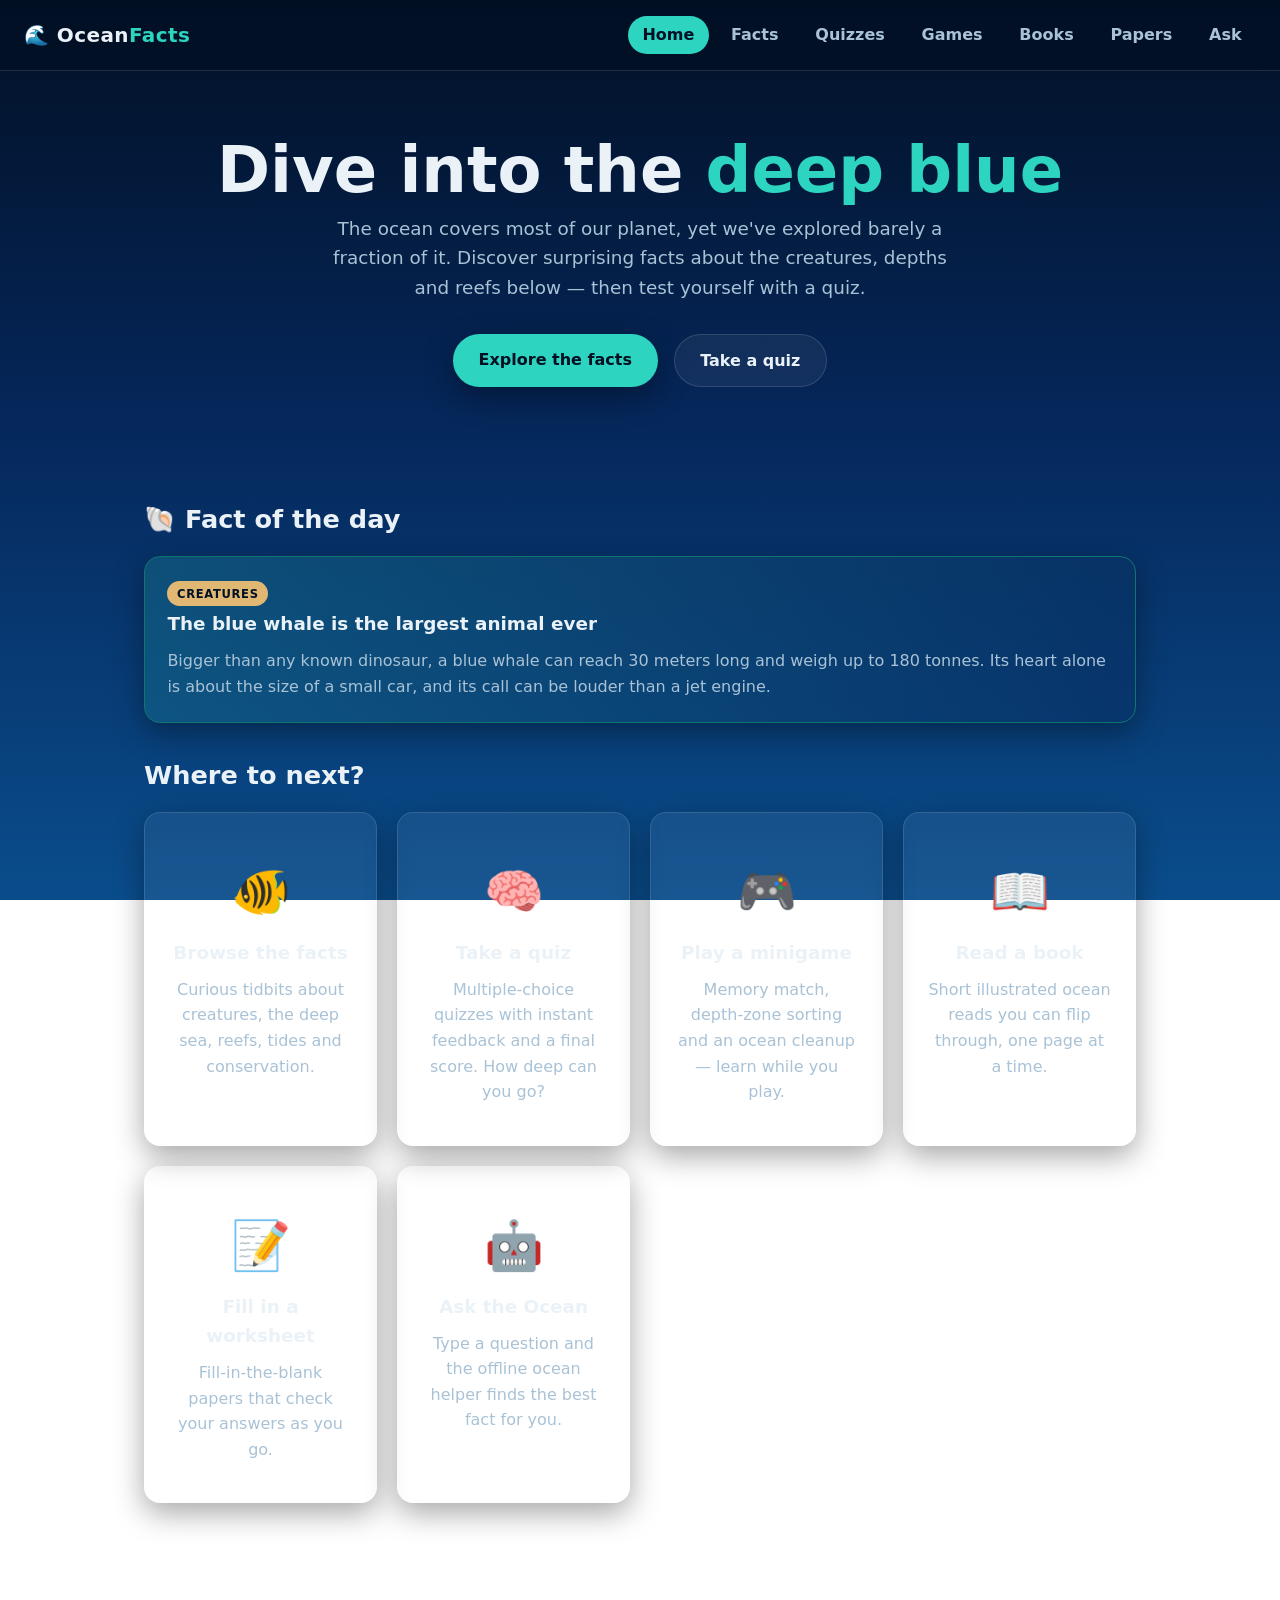
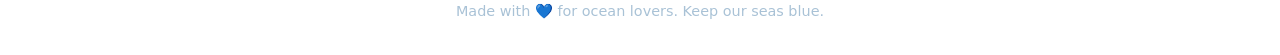
<file: index.html>
<!DOCTYPE html>
<html lang="en">
<head>
  <meta charset="UTF-8" />
  <meta name="viewport" content="width=device-width, initial-scale=1.0" />
  <title>Ocean Facts — Dive Into the Blue</title>
  <link rel="stylesheet" href="styles.css" />
</head>
<body>
  <nav class="nav">
    <a class="nav__brand" href="index.html">🌊 Ocean<span>Facts</span></a>
    <div class="nav__links">
      <a href="index.html" class="active">Home</a>
      <a href="facts.html">Facts</a>
      <a href="quiz.html">Quizzes</a>
      <a href="games.html">Games</a>
      <a href="books.html">Books</a>
      <a href="papers.html">Papers</a>
      <a href="ask.html">Ask</a>
    </div>
  </nav>

  <header class="hero">
    <h1>Dive into the <span class="wave">deep blue</span></h1>
    <p>
      The ocean covers most of our planet, yet we've explored barely a fraction of it.
      Discover surprising facts about the creatures, depths and reefs below — then test
      yourself with a quiz.
    </p>
    <div class="hero__cta">
      <a class="btn btn--primary" href="facts.html">Explore the facts</a>
      <a class="btn btn--ghost" href="quiz.html">Take a quiz</a>
    </div>
  </header>

  <main class="container">
    <h2 class="section-title">🐚 Fact of the day</h2>
    <article class="card fotd" id="fact-of-day">
      <p class="muted">Loading a fact from the deep…</p>
    </article>

    <h2 class="section-title">Where to next?</h2>
    <div class="choices">
      <a class="card choice" href="facts.html">
        <span class="emoji">🐠</span>
        <h3>Browse the facts</h3>
        <p>Curious tidbits about creatures, the deep sea, reefs, tides and conservation.</p>
      </a>
      <a class="card choice" href="quiz.html">
        <span class="emoji">🧠</span>
        <h3>Take a quiz</h3>
        <p>Multiple-choice quizzes with instant feedback and a final score. How deep can you go?</p>
      </a>
      <a class="card choice" href="games.html">
        <span class="emoji">🎮</span>
        <h3>Play a minigame</h3>
        <p>Memory match, depth-zone sorting and an ocean cleanup — learn while you play.</p>
      </a>
      <a class="card choice" href="books.html">
        <span class="emoji">📖</span>
        <h3>Read a book</h3>
        <p>Short illustrated ocean reads you can flip through, one page at a time.</p>
      </a>
      <a class="card choice" href="papers.html">
        <span class="emoji">📝</span>
        <h3>Fill in a worksheet</h3>
        <p>Fill-in-the-blank papers that check your answers as you go.</p>
      </a>
      <a class="card choice" href="ask.html">
        <span class="emoji">🤖</span>
        <h3>Ask the Ocean</h3>
        <p>Type a question and the offline ocean helper finds the best fact for you.</p>
      </a>
    </div>
  </main>

  <footer class="footer">
    Made with 💙 for ocean lovers. Keep our seas blue.
  </footer>

  <script src="data/facts.js"></script>
  <script src="data/quizzes.js"></script>
  <script src="app.js"></script>
</body>
</html>
</file>
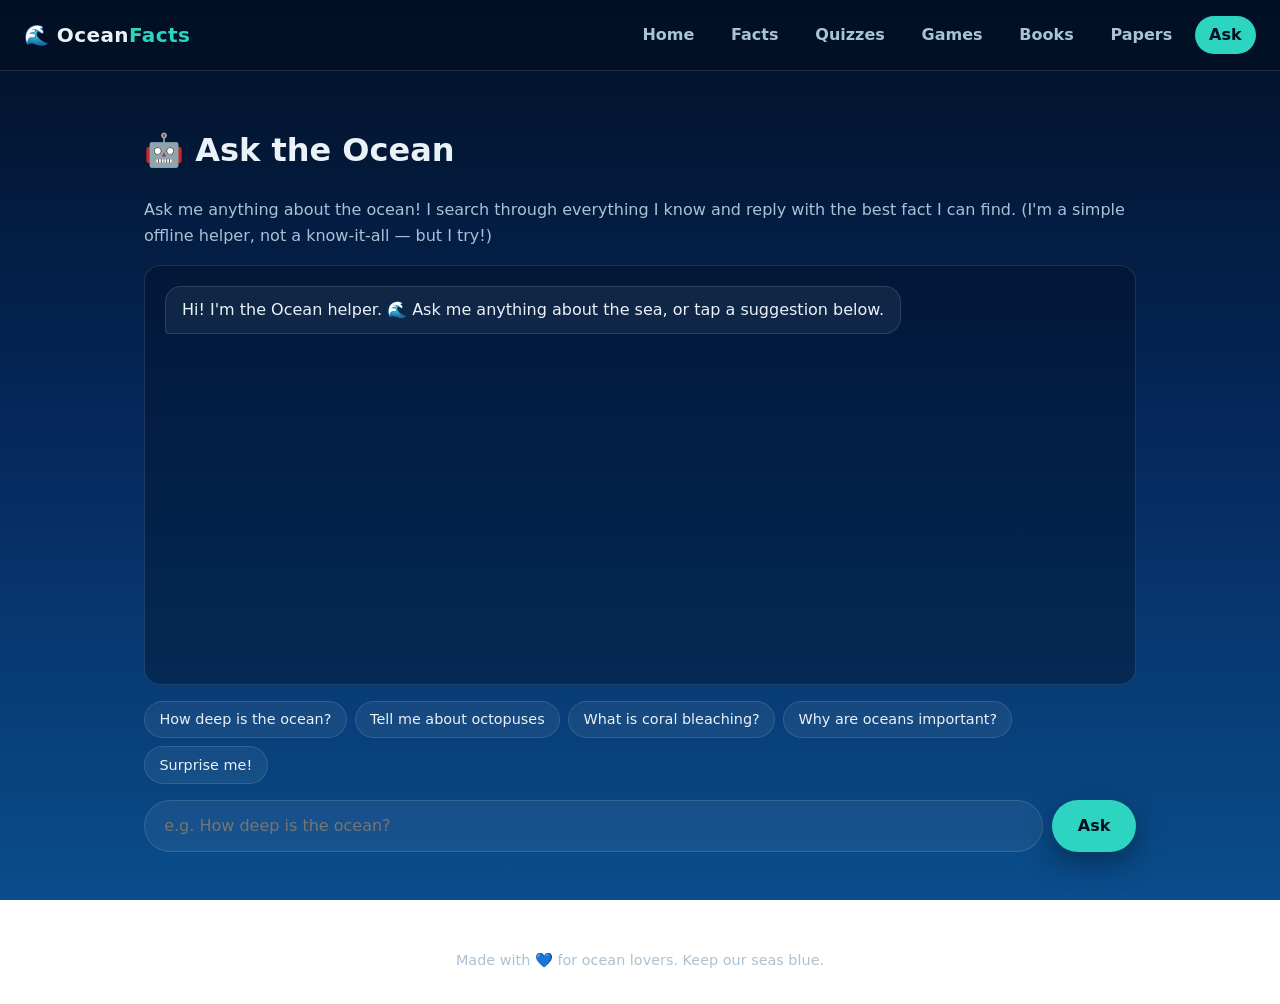
<file: ask.html>
<!DOCTYPE html>
<html lang="en">
<head>
  <meta charset="UTF-8" />
  <meta name="viewport" content="width=device-width, initial-scale=1.0" />
  <title>Ocean Facts — Ask the Ocean</title>
  <link rel="stylesheet" href="styles.css" />
</head>
<body>
  <nav class="nav">
    <a class="nav__brand" href="index.html">🌊 Ocean<span>Facts</span></a>
    <div class="nav__links">
      <a href="index.html">Home</a>
      <a href="facts.html">Facts</a>
      <a href="quiz.html">Quizzes</a>
      <a href="games.html">Games</a>
      <a href="books.html">Books</a>
      <a href="papers.html">Papers</a>
      <a href="ask.html" class="active">Ask</a>
    </div>
  </nav>

  <main class="container">
    <h1>🤖 Ask the Ocean</h1>
    <p class="muted">
      Ask me anything about the ocean! I search through everything I know and reply with
      the best fact I can find. (I'm a simple offline helper, not a know-it-all — but I
      try!)
    </p>

    <div class="chat" id="chat"><!-- messages injected here --></div>

    <div class="chips" id="chips"><!-- suggestion chips injected here --></div>

    <form class="chat-form" id="chat-form" autocomplete="off">
      <input type="text" id="chat-input" class="chat-input"
             placeholder="e.g. How deep is the ocean?" aria-label="Ask a question" />
      <button type="submit" class="btn btn--primary">Ask</button>
    </form>
  </main>

  <footer class="footer">
    Made with 💙 for ocean lovers. Keep our seas blue.
  </footer>

  <script src="data/facts.js"></script>
  <script src="data/quizzes.js"></script>
  <script src="ask.js"></script>
</body>
</html>
</file>
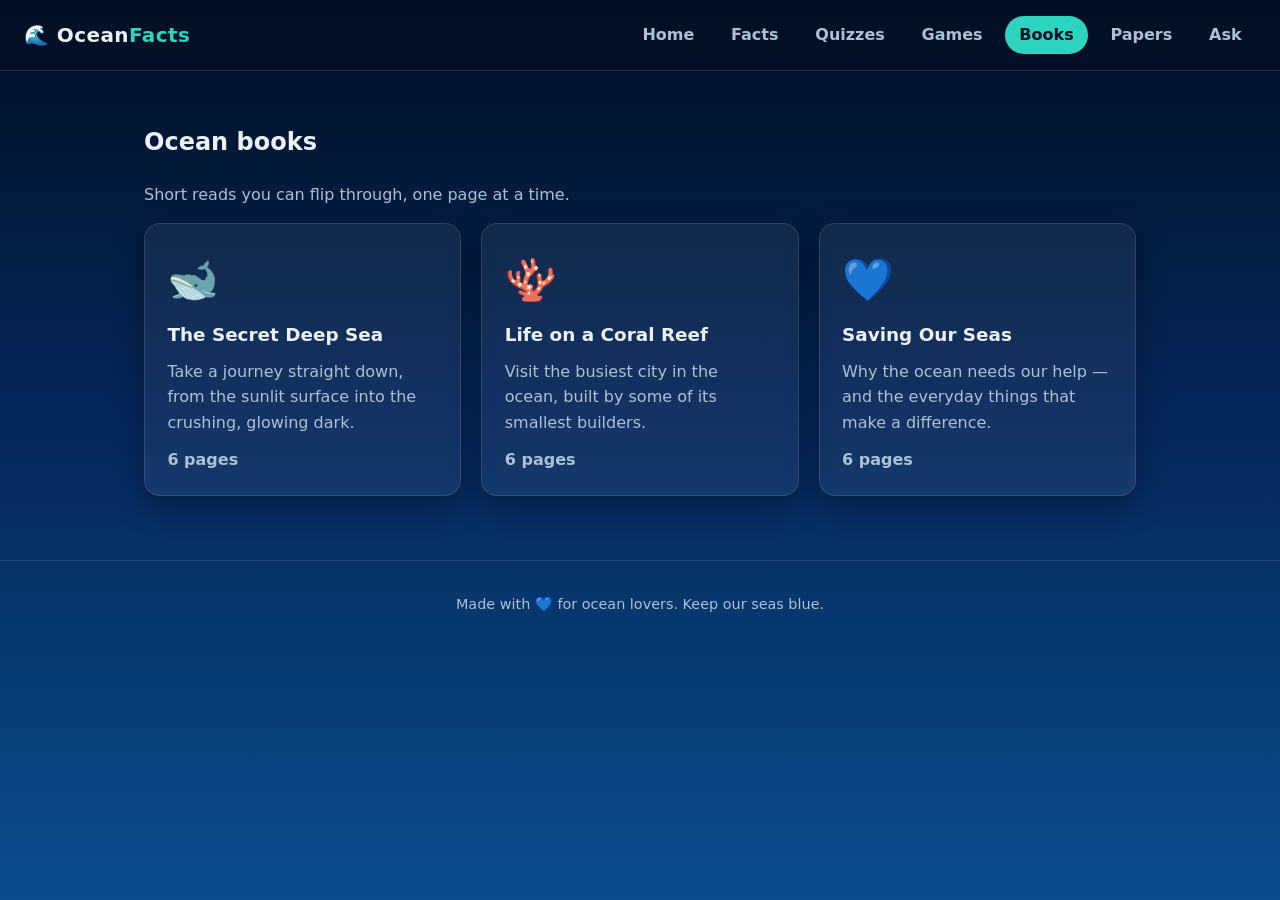
<file: books.html>
<!DOCTYPE html>
<html lang="en">
<head>
  <meta charset="UTF-8" />
  <meta name="viewport" content="width=device-width, initial-scale=1.0" />
  <title>Ocean Facts — Books</title>
  <link rel="stylesheet" href="styles.css" />
</head>
<body>
  <nav class="nav">
    <a class="nav__brand" href="index.html">🌊 Ocean<span>Facts</span></a>
    <div class="nav__links">
      <a href="index.html">Home</a>
      <a href="facts.html">Facts</a>
      <a href="quiz.html">Quizzes</a>
      <a href="games.html">Games</a>
      <a href="books.html" class="active">Books</a>
      <a href="papers.html">Papers</a>
      <a href="ask.html">Ask</a>
    </div>
  </nav>

  <main class="container">
    <!-- Library: book selection -->
    <section id="books-list-screen">
      <h1>Ocean books</h1>
      <p class="muted">Short reads you can flip through, one page at a time.</p>
      <div class="grid" id="books-list"><!-- book cards injected here --></div>
    </section>

    <!-- Reader -->
    <section id="book-reader-screen" class="hidden">
      <button class="btn btn--ghost btn--small" id="book-back">← All books</button>
      <article class="book">
        <h1 id="book-title"></h1>
        <div class="book-page">
          <div class="book-art" id="book-art"></div>
          <p class="book-text" id="book-text"></p>
        </div>
        <div class="book-nav">
          <button class="btn btn--ghost" id="book-prev">← Prev</button>
          <span class="book-progress" id="book-progress"></span>
          <button class="btn btn--primary" id="book-next">Next →</button>
        </div>
      </article>
    </section>
  </main>

  <footer class="footer">
    Made with 💙 for ocean lovers. Keep our seas blue.
  </footer>

  <script src="data/facts.js"></script>
  <script src="data/quizzes.js"></script>
  <script src="data/books.js"></script>
  <script src="data/worksheets.js"></script>
  <script src="app.js"></script>
  <script src="library.js"></script>
</body>
</html>
</file>
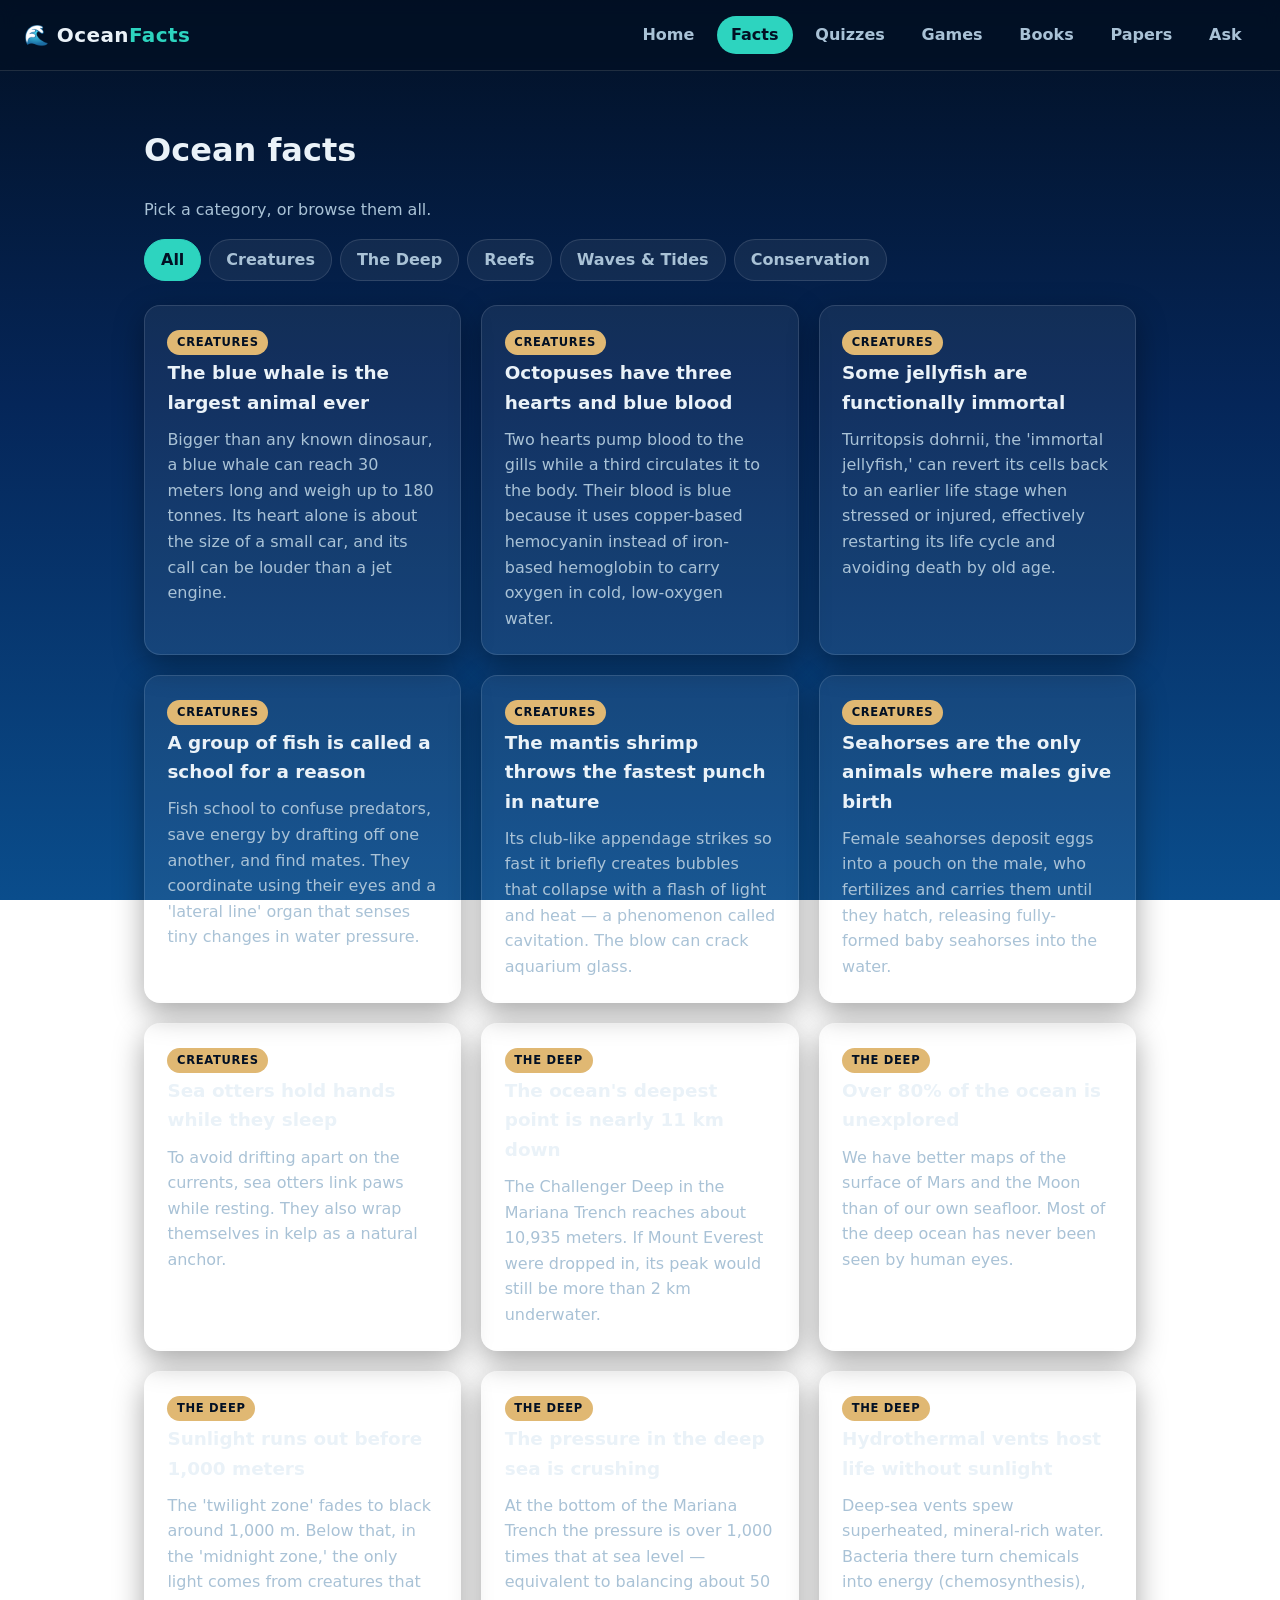
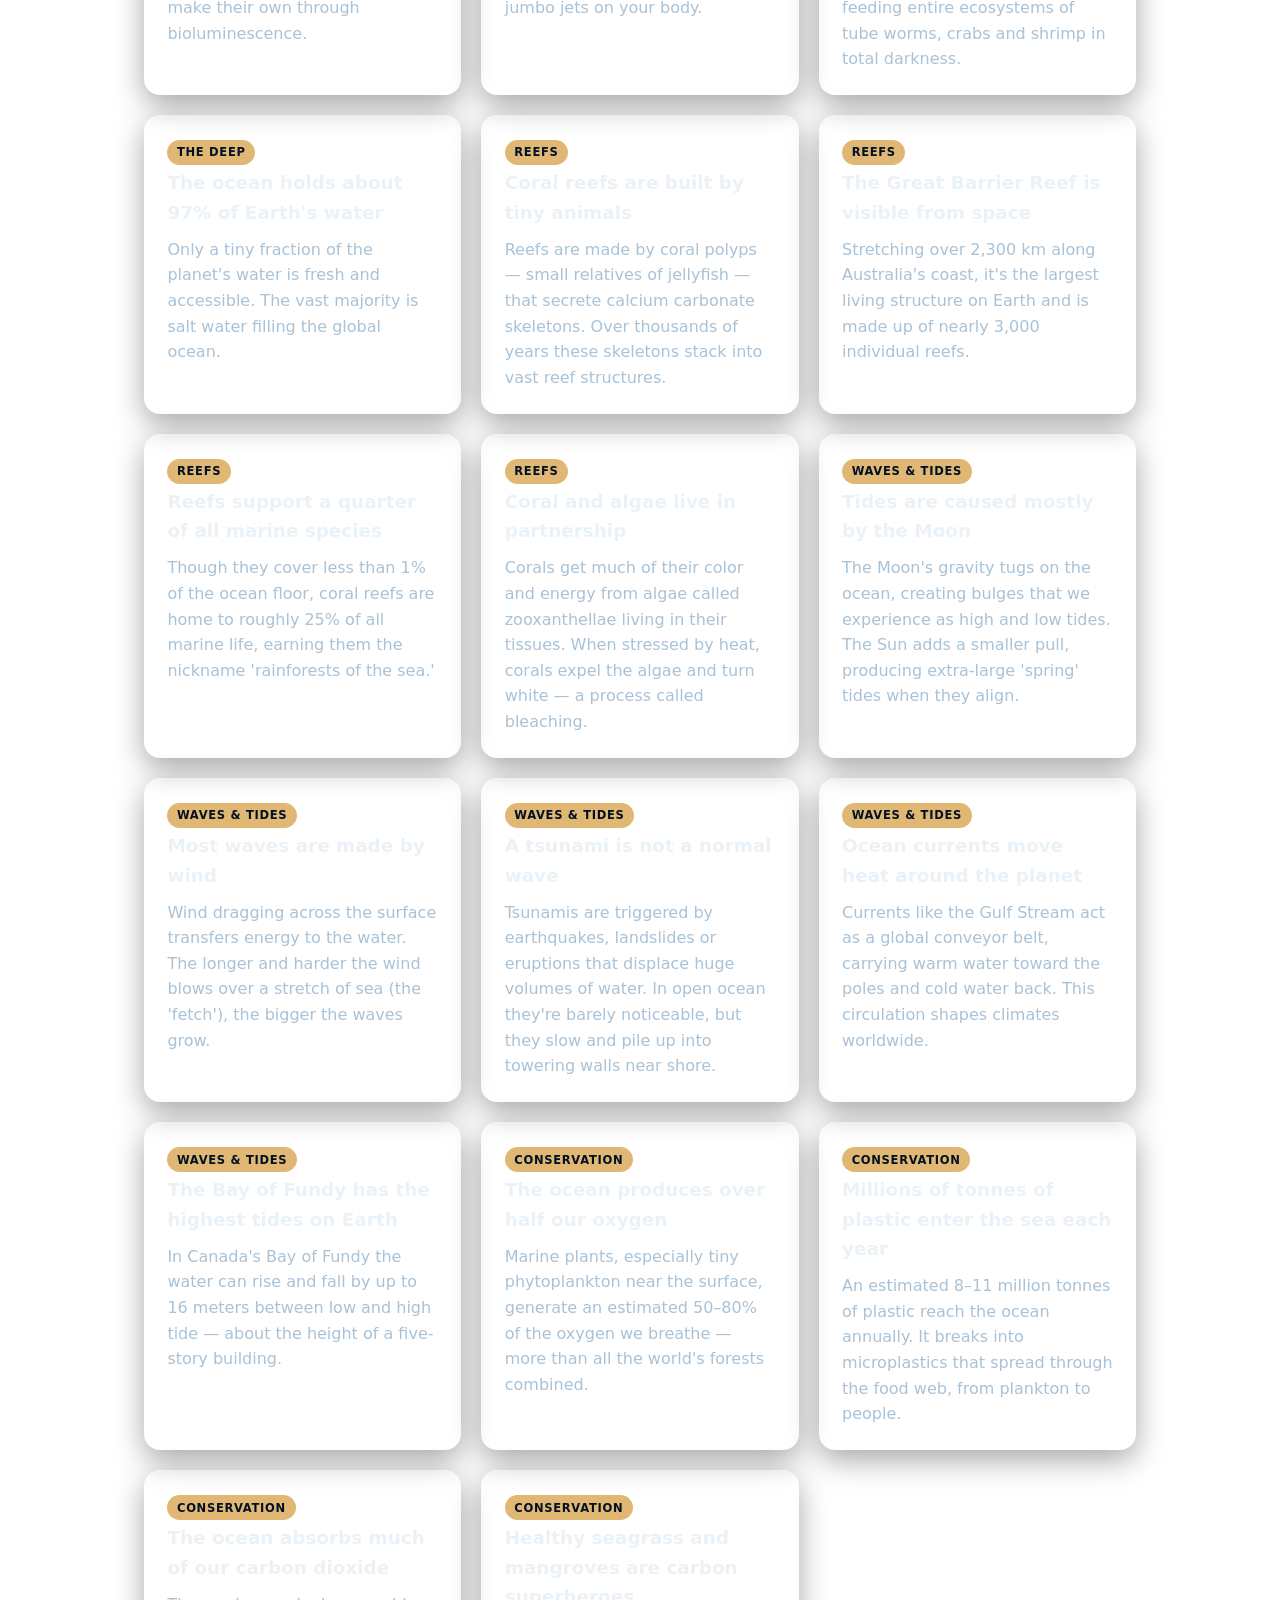
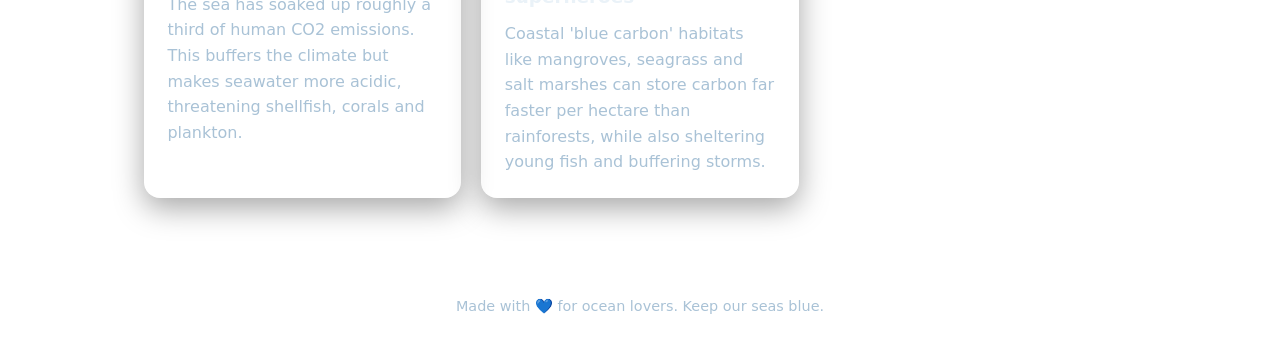
<file: facts.html>
<!DOCTYPE html>
<html lang="en">
<head>
  <meta charset="UTF-8" />
  <meta name="viewport" content="width=device-width, initial-scale=1.0" />
  <title>Ocean Facts — Browse</title>
  <link rel="stylesheet" href="styles.css" />
</head>
<body>
  <nav class="nav">
    <a class="nav__brand" href="index.html">🌊 Ocean<span>Facts</span></a>
    <div class="nav__links">
      <a href="index.html">Home</a>
      <a href="facts.html" class="active">Facts</a>
      <a href="quiz.html">Quizzes</a>
      <a href="games.html">Games</a>
      <a href="books.html">Books</a>
      <a href="papers.html">Papers</a>
      <a href="ask.html">Ask</a>
    </div>
  </nav>

  <main class="container">
    <h1>Ocean facts</h1>
    <p class="muted">Pick a category, or browse them all.</p>

    <div class="filters" id="filters"><!-- filter buttons injected here --></div>
    <div class="grid" id="facts-grid"><!-- fact cards injected here --></div>
  </main>

  <footer class="footer">
    Made with 💙 for ocean lovers. Keep our seas blue.
  </footer>

  <script src="data/facts.js"></script>
  <script src="data/quizzes.js"></script>
  <script src="app.js"></script>
</body>
</html>
</file>
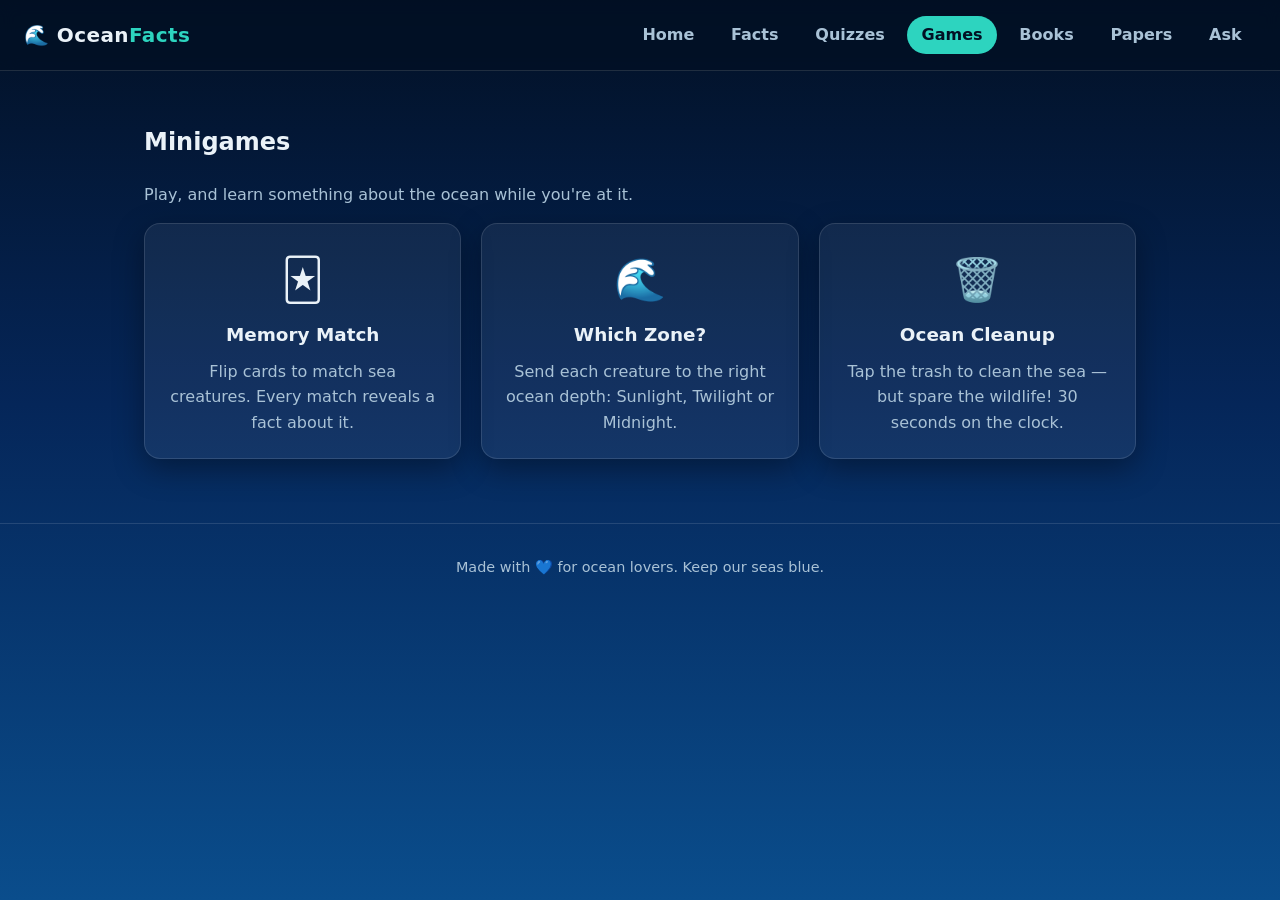
<file: games.html>
<!DOCTYPE html>
<html lang="en">
<head>
  <meta charset="UTF-8" />
  <meta name="viewport" content="width=device-width, initial-scale=1.0" />
  <title>Ocean Facts — Minigames</title>
  <link rel="stylesheet" href="styles.css" />
</head>
<body>
  <nav class="nav">
    <a class="nav__brand" href="index.html">🌊 Ocean<span>Facts</span></a>
    <div class="nav__links">
      <a href="index.html">Home</a>
      <a href="facts.html">Facts</a>
      <a href="quiz.html">Quizzes</a>
      <a href="games.html" class="active">Games</a>
      <a href="books.html">Books</a>
      <a href="papers.html">Papers</a>
      <a href="ask.html">Ask</a>
    </div>
  </nav>

  <main class="container">
    <!-- Screen 0: game selection -->
    <section id="games-list-screen">
      <h1>Minigames</h1>
      <p class="muted">Play, and learn something about the ocean while you're at it.</p>
      <div class="grid" id="games-list">
        <article class="card game-card" data-game="memory">
          <span class="emoji">🃏</span>
          <h3>Memory Match</h3>
          <p>Flip cards to match sea creatures. Every match reveals a fact about it.</p>
        </article>
        <article class="card game-card" data-game="zones">
          <span class="emoji">🌊</span>
          <h3>Which Zone?</h3>
          <p>Send each creature to the right ocean depth: Sunlight, Twilight or Midnight.</p>
        </article>
        <article class="card game-card" data-game="cleanup">
          <span class="emoji">🗑️</span>
          <h3>Ocean Cleanup</h3>
          <p>Tap the trash to clean the sea — but spare the wildlife! 30 seconds on the clock.</p>
        </article>
      </div>
    </section>

    <!-- Game: Memory Match -->
    <section id="game-memory-screen" class="hidden">
      <button class="btn btn--ghost btn--small back-to-games">← All games</button>
      <h1>Memory Match</h1>
      <p class="muted">Moves: <span id="memory-moves">0</span> · Pairs found: <span id="memory-found">0</span></p>
      <div class="memory-grid" id="memory-grid"></div>
      <div class="game-log" id="memory-log"></div>
      <div id="memory-win" class="card results hidden">
        <p class="rank">🎉 You matched them all!</p>
        <p class="muted">Finished in <span id="memory-final-moves">0</span> moves.</p>
        <div class="actions">
          <button class="btn btn--primary" id="memory-replay">Play again</button>
          <button class="btn btn--ghost back-to-games">All games</button>
        </div>
      </div>
    </section>

    <!-- Game: Which Zone? -->
    <section id="game-zones-screen" class="hidden">
      <button class="btn btn--ghost btn--small back-to-games">← All games</button>
      <h1>Which Zone?</h1>
      <div id="zones-play">
        <div class="quiz-progress" id="zones-progress"></div>
        <div class="quiz-bar"><div class="quiz-bar__fill" id="zones-bar"></div></div>
        <div class="zones-prompt" id="zones-prompt"></div>
        <div class="zone-options">
          <button class="option zone-btn" data-zone="sunlight">☀️ Sunlight Zone<br><small>0–200 m</small></button>
          <button class="option zone-btn" data-zone="twilight">🌒 Twilight Zone<br><small>200–1000 m</small></button>
          <button class="option zone-btn" data-zone="midnight">🌑 Midnight Zone<br><small>1000 m +</small></button>
        </div>
        <div class="quiz-feedback" id="zones-feedback"></div>
        <button class="btn btn--primary hidden" id="zones-next">Next</button>
      </div>
      <div id="zones-results" class="card results hidden">
        <p class="muted">You sorted</p>
        <div class="score" id="zones-score"></div>
        <p class="rank" id="zones-rank"></p>
        <div class="actions">
          <button class="btn btn--primary" id="zones-replay">Play again</button>
          <button class="btn btn--ghost back-to-games">All games</button>
        </div>
      </div>
    </section>

    <!-- Game: Ocean Cleanup -->
    <section id="game-cleanup-screen" class="hidden">
      <button class="btn btn--ghost btn--small back-to-games">← All games</button>
      <h1>Ocean Cleanup</h1>
      <div class="cleanup-hud">
        <span>Score: <strong id="cleanup-score">0</strong></span>
        <span>Time: <strong id="cleanup-time">30</strong>s</span>
      </div>
      <div class="cleanup-area" id="cleanup-area">
        <div class="cleanup-overlay" id="cleanup-start">
          <p>Tap the floating <strong>trash</strong> 🛍️🥤🧴 to remove it.<br />
             Don't tap the <strong>sea life</strong> 🐢🐬🐠 — that costs points!</p>
          <button class="btn btn--primary" id="cleanup-go">Start cleaning</button>
        </div>
      </div>
      <div id="cleanup-results" class="card results hidden">
        <p class="muted">Final score</p>
        <div class="score" id="cleanup-final"></div>
        <p class="rank" id="cleanup-rank"></p>
        <p class="muted" id="cleanup-tip"></p>
        <div class="actions">
          <button class="btn btn--primary" id="cleanup-replay">Play again</button>
          <button class="btn btn--ghost back-to-games">All games</button>
        </div>
      </div>
    </section>
  </main>

  <footer class="footer">
    Made with 💙 for ocean lovers. Keep our seas blue.
  </footer>

  <script src="data/facts.js"></script>
  <script src="data/quizzes.js"></script>
  <script src="data/games.js"></script>
  <script src="app.js"></script>
  <script src="games.js"></script>
</body>
</html>
</file>
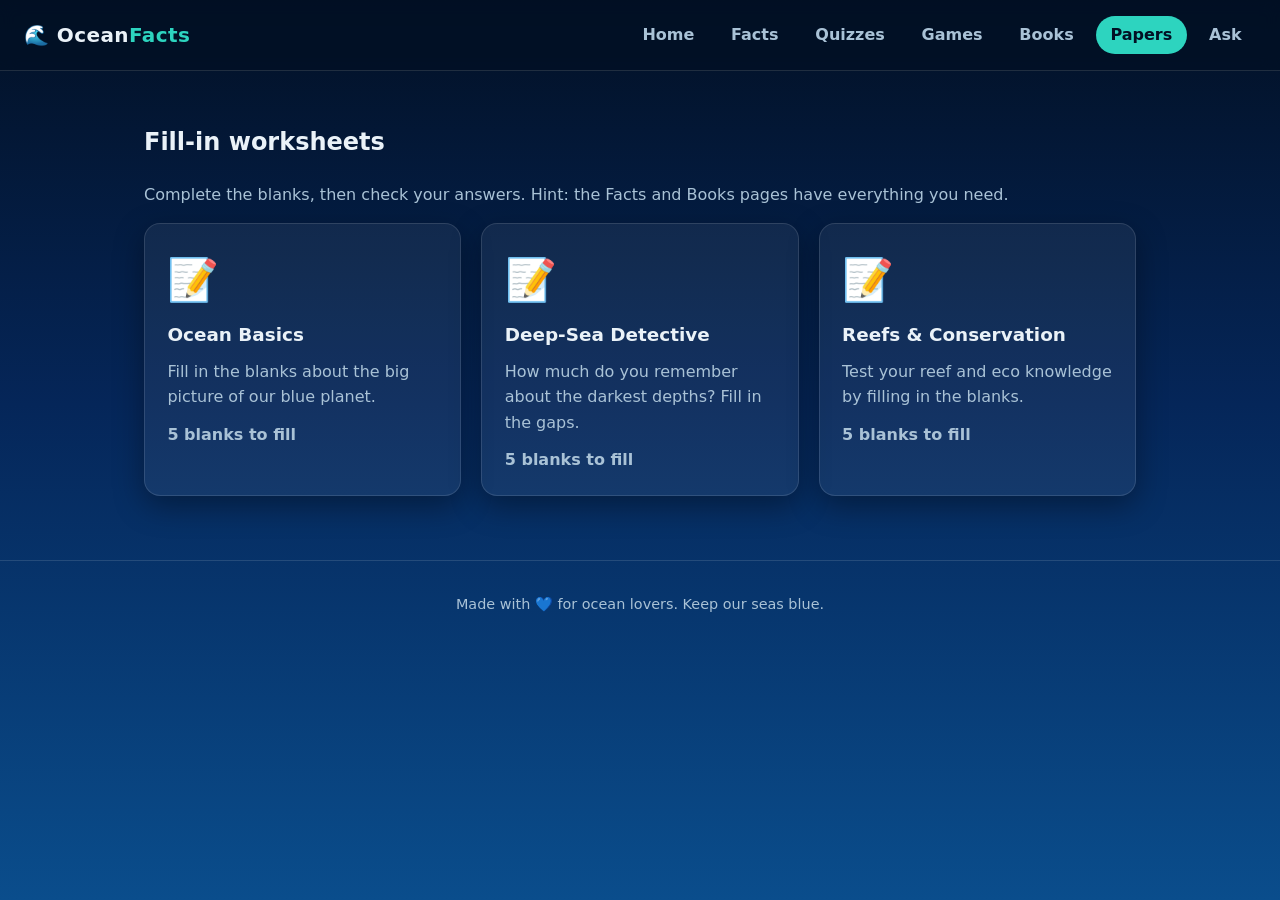
<file: papers.html>
<!DOCTYPE html>
<html lang="en">
<head>
  <meta charset="UTF-8" />
  <meta name="viewport" content="width=device-width, initial-scale=1.0" />
  <title>Ocean Facts — Papers</title>
  <link rel="stylesheet" href="styles.css" />
</head>
<body>
  <nav class="nav">
    <a class="nav__brand" href="index.html">🌊 Ocean<span>Facts</span></a>
    <div class="nav__links">
      <a href="index.html">Home</a>
      <a href="facts.html">Facts</a>
      <a href="quiz.html">Quizzes</a>
      <a href="games.html">Games</a>
      <a href="books.html">Books</a>
      <a href="papers.html" class="active">Papers</a>
      <a href="ask.html">Ask</a>
    </div>
  </nav>

  <main class="container">
    <!-- Worksheet selection -->
    <section id="papers-list-screen">
      <h1>Fill-in worksheets</h1>
      <p class="muted">Complete the blanks, then check your answers. Hint: the Facts and Books pages have everything you need.</p>
      <div class="grid" id="papers-list"><!-- worksheet cards injected here --></div>
    </section>

    <!-- Active worksheet -->
    <section id="paper-screen" class="hidden">
      <button class="btn btn--ghost btn--small" id="paper-back">← All worksheets</button>
      <article class="paper">
        <h1 id="paper-title"></h1>
        <p class="muted" id="paper-desc"></p>
        <ol class="paper-items" id="paper-items"><!-- fill-in lines injected here --></ol>
        <div class="quiz-feedback" id="paper-feedback"></div>
        <div class="actions">
          <button class="btn btn--primary" id="paper-check">Check answers</button>
          <button class="btn btn--ghost" id="paper-reveal">Show answers</button>
          <button class="btn btn--ghost" id="paper-reset">Reset</button>
        </div>
      </article>
    </section>
  </main>

  <footer class="footer">
    Made with 💙 for ocean lovers. Keep our seas blue.
  </footer>

  <script src="data/facts.js"></script>
  <script src="data/quizzes.js"></script>
  <script src="data/books.js"></script>
  <script src="data/worksheets.js"></script>
  <script src="app.js"></script>
  <script src="library.js"></script>
</body>
</html>
</file>
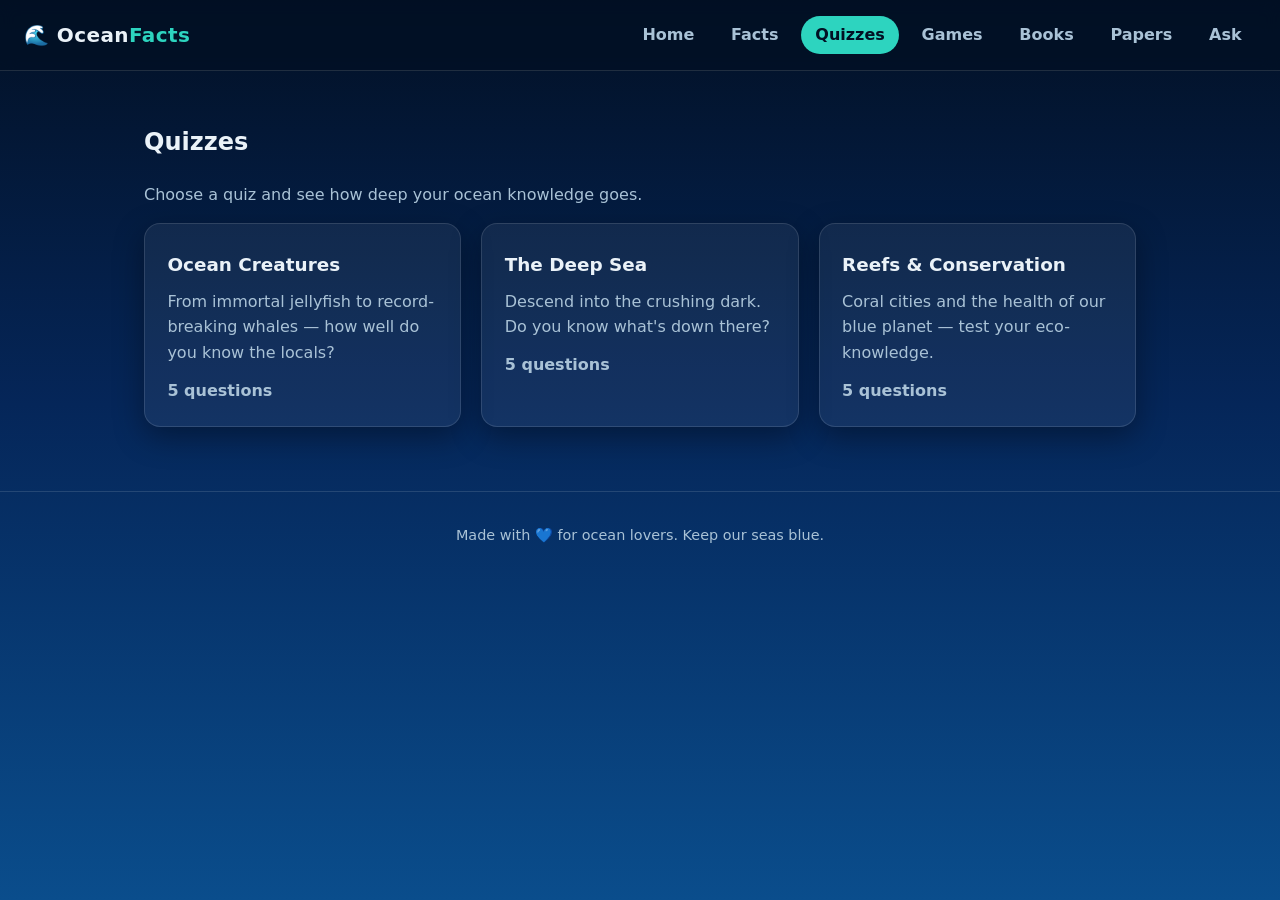
<file: quiz.html>
<!DOCTYPE html>
<html lang="en">
<head>
  <meta charset="UTF-8" />
  <meta name="viewport" content="width=device-width, initial-scale=1.0" />
  <title>Ocean Facts — Quizzes</title>
  <link rel="stylesheet" href="styles.css" />
</head>
<body>
  <nav class="nav">
    <a class="nav__brand" href="index.html">🌊 Ocean<span>Facts</span></a>
    <div class="nav__links">
      <a href="index.html">Home</a>
      <a href="facts.html">Facts</a>
      <a href="quiz.html" class="active">Quizzes</a>
      <a href="games.html">Games</a>
      <a href="books.html">Books</a>
      <a href="papers.html">Papers</a>
      <a href="ask.html">Ask</a>
    </div>
  </nav>

  <main class="container">
    <!-- Screen 1: quiz selection -->
    <section id="quiz-list-screen">
      <h1>Quizzes</h1>
      <p class="muted">Choose a quiz and see how deep your ocean knowledge goes.</p>
      <div class="grid" id="quiz-list"><!-- quiz cards injected here --></div>
    </section>

    <!-- Screen 2: active quiz -->
    <section id="quiz-play-screen" class="hidden">
      <h1 id="quiz-title"></h1>
      <div class="quiz-progress" id="quiz-progress"></div>
      <div class="quiz-bar"><div class="quiz-bar__fill" id="quiz-bar-fill"></div></div>
      <p class="question" id="question-text"></p>
      <div class="options" id="options"></div>
      <div class="quiz-feedback" id="feedback"></div>
      <button class="btn btn--primary hidden" id="next-btn">Next</button>
    </section>

    <!-- Screen 3: results -->
    <section id="quiz-results-screen" class="hidden">
      <div class="card results">
        <p class="muted">You scored</p>
        <div class="score" id="result-score"></div>
        <p class="rank" id="result-rank"></p>
        <p class="muted" id="result-message"></p>
        <div class="actions">
          <button class="btn btn--primary" id="retry-btn">Try again</button>
          <button class="btn btn--ghost" id="back-btn">Back to quizzes</button>
        </div>
      </div>
    </section>
  </main>

  <footer class="footer">
    Made with 💙 for ocean lovers. Keep our seas blue.
  </footer>

  <script src="data/facts.js"></script>
  <script src="data/quizzes.js"></script>
  <script src="app.js"></script>
</body>
</html>
</file>
<file: styles.css>
/* ===== Ocean Facts — shared styles ===== */
:root {
  --abyss: #021024;
  --deep: #052659;
  --mid: #0a4d8c;
  --teal: #2dd4bf;
  --teal-deep: #0f766e;
  --foam: #e6f4f1;
  --sand: #f5e6c8;
  --sand-accent: #e0b873;
  --text: #eaf2f8;
  --text-dim: #a9c2d6;
  --card: rgba(255, 255, 255, 0.06);
  --card-border: rgba(255, 255, 255, 0.12);
  --correct: #34d399;
  --wrong: #f87171;
  --radius: 16px;
  --shadow: 0 10px 30px rgba(0, 0, 0, 0.35);
}

* { box-sizing: border-box; }

body {
  margin: 0;
  font-family: "Segoe UI", system-ui, -apple-system, Roboto, Helvetica, Arial, sans-serif;
  color: var(--text);
  background: linear-gradient(180deg, var(--abyss) 0%, var(--deep) 45%, var(--mid) 100%);
  background-attachment: fixed;
  min-height: 100vh;
  line-height: 1.6;
}

a { color: var(--teal); }

/* ===== Nav ===== */
.nav {
  display: flex;
  align-items: center;
  justify-content: space-between;
  flex-wrap: wrap;
  gap: 0.5rem;
  padding: 1rem 1.5rem;
  background: rgba(2, 16, 36, 0.7);
  backdrop-filter: blur(8px);
  position: sticky;
  top: 0;
  z-index: 10;
  border-bottom: 1px solid var(--card-border);
}
.nav__brand {
  font-weight: 800;
  font-size: 1.25rem;
  letter-spacing: 0.02em;
  text-decoration: none;
  color: var(--text);
}
.nav__brand span { color: var(--teal); }
.nav__links { display: flex; gap: 0.5rem; }
.nav__links a {
  text-decoration: none;
  color: var(--text-dim);
  padding: 0.4rem 0.9rem;
  border-radius: 999px;
  font-weight: 600;
  transition: background 0.2s, color 0.2s;
}
.nav__links a:hover { color: var(--text); background: var(--card); }
.nav__links a.active { color: var(--abyss); background: var(--teal); }

/* ===== Layout ===== */
.container {
  max-width: 1040px;
  margin: 0 auto;
  padding: 2rem 1.5rem 4rem;
}
.section-title {
  font-size: 1.6rem;
  margin: 2rem 0 1rem;
}
.muted { color: var(--text-dim); }

/* ===== Hero ===== */
.hero {
  text-align: center;
  padding: 4rem 1.5rem 3rem;
}
.hero h1 {
  font-size: clamp(2.2rem, 6vw, 4rem);
  margin: 0 0 0.5rem;
  line-height: 1.1;
}
.hero h1 .wave { color: var(--teal); }
.hero p {
  font-size: 1.15rem;
  color: var(--text-dim);
  max-width: 640px;
  margin: 0 auto 2rem;
}
.hero__cta { display: flex; gap: 1rem; justify-content: center; flex-wrap: wrap; }

/* ===== Buttons ===== */
.btn {
  display: inline-block;
  border: none;
  cursor: pointer;
  font: inherit;
  font-weight: 700;
  padding: 0.8rem 1.6rem;
  border-radius: 999px;
  text-decoration: none;
  transition: transform 0.15s, box-shadow 0.2s, background 0.2s;
}
.btn:hover { transform: translateY(-2px); }
.btn--primary { background: var(--teal); color: var(--abyss); box-shadow: var(--shadow); }
.btn--ghost { background: var(--card); color: var(--text); border: 1px solid var(--card-border); }

/* ===== Cards / grids ===== */
.grid {
  display: grid;
  grid-template-columns: repeat(auto-fill, minmax(260px, 1fr));
  gap: 1.25rem;
}
.card {
  background: var(--card);
  border: 1px solid var(--card-border);
  border-radius: var(--radius);
  padding: 1.4rem;
  box-shadow: var(--shadow);
  transition: transform 0.18s, border-color 0.2s;
}
.card:hover { transform: translateY(-3px); border-color: var(--teal); }
.card h3 { margin: 0.2rem 0 0.6rem; font-size: 1.15rem; }
.card p { margin: 0; color: var(--text-dim); }

.tag {
  display: inline-block;
  font-size: 0.72rem;
  font-weight: 700;
  text-transform: uppercase;
  letter-spacing: 0.06em;
  color: var(--abyss);
  background: var(--sand-accent);
  padding: 0.2rem 0.6rem;
  border-radius: 999px;
}

/* Two big home choice cards */
.choices { display: grid; grid-template-columns: repeat(auto-fit, minmax(220px, 1fr)); gap: 1.25rem; }
.choice {
  display: block;
  text-decoration: none;
  color: var(--text);
  text-align: center;
  padding: 2.5rem 1.5rem;
}
.choice .emoji { font-size: 3rem; display: block; margin-bottom: 0.5rem; }

/* Fact of the day highlight */
.fotd {
  background: linear-gradient(135deg, rgba(45, 212, 191, 0.18), rgba(5, 38, 89, 0.4));
  border: 1px solid var(--teal-deep);
}

/* ===== Filters ===== */
.filters { display: flex; flex-wrap: wrap; gap: 0.5rem; margin-bottom: 1.5rem; }
.filter-btn {
  cursor: pointer;
  font: inherit;
  font-weight: 600;
  color: var(--text-dim);
  background: var(--card);
  border: 1px solid var(--card-border);
  padding: 0.45rem 1rem;
  border-radius: 999px;
  transition: all 0.2s;
}
.filter-btn:hover { color: var(--text); }
.filter-btn.active { background: var(--teal); color: var(--abyss); border-color: var(--teal); }

/* ===== Quiz ===== */
.quiz-progress {
  color: var(--text-dim);
  font-weight: 600;
  margin-bottom: 0.5rem;
}
.quiz-bar {
  height: 8px;
  background: var(--card);
  border-radius: 999px;
  overflow: hidden;
  margin-bottom: 1.5rem;
}
.quiz-bar__fill {
  height: 100%;
  background: var(--teal);
  width: 0;
  transition: width 0.3s ease;
}
.question { font-size: 1.4rem; margin: 0 0 1.5rem; }
.options { display: grid; gap: 0.75rem; }
.option {
  text-align: left;
  cursor: pointer;
  font: inherit;
  color: var(--text);
  background: var(--card);
  border: 1px solid var(--card-border);
  padding: 1rem 1.2rem;
  border-radius: 12px;
  transition: background 0.15s, border-color 0.15s, transform 0.1s;
}
.option:hover:not(:disabled) { border-color: var(--teal); transform: translateX(3px); }
.option:disabled { cursor: default; }
.option.correct { background: rgba(52, 211, 153, 0.2); border-color: var(--correct); }
.option.wrong { background: rgba(248, 113, 113, 0.2); border-color: var(--wrong); }

.quiz-feedback { margin: 1.25rem 0; font-weight: 600; min-height: 1.5rem; }
.quiz-feedback.right { color: var(--correct); }
.quiz-feedback.nope { color: var(--wrong); }

/* Results */
.results { text-align: center; padding: 2rem 1rem; }
.results .score {
  font-size: 3.5rem;
  font-weight: 800;
  color: var(--teal);
  margin: 0.5rem 0;
}
.results .rank { font-size: 1.6rem; margin: 0.5rem 0 0.25rem; }
.results .actions { display: flex; gap: 1rem; justify-content: center; flex-wrap: wrap; margin-top: 2rem; }

.hidden { display: none !important; }

/* ===== Games ===== */
.btn--small { padding: 0.45rem 1rem; font-size: 0.9rem; margin-bottom: 1rem; }
.game-card { cursor: pointer; text-align: center; }
.game-card .emoji { font-size: 2.6rem; display: block; margin-bottom: 0.4rem; }

/* Memory Match */
.memory-grid {
  display: grid;
  grid-template-columns: repeat(4, 1fr);
  gap: 0.75rem;
  max-width: 480px;
  margin: 1.5rem 0;
}
.memory-card {
  aspect-ratio: 1 / 1;
  font-size: 2rem;
  cursor: pointer;
  border: 1px solid var(--card-border);
  border-radius: 12px;
  background: linear-gradient(135deg, var(--mid), var(--deep));
  display: flex;
  align-items: center;
  justify-content: center;
  transition: transform 0.12s, background 0.2s, border-color 0.2s;
}
.memory-card:hover:not(.matched) { transform: translateY(-2px); border-color: var(--teal); }
.memory-card.flipped { background: var(--card); }
.memory-card.matched {
  background: rgba(52, 211, 153, 0.18);
  border-color: var(--correct);
  cursor: default;
}
.game-log { display: flex; flex-direction: column; gap: 0.5rem; margin-top: 0.5rem; }
.log-entry {
  background: var(--card);
  border: 1px solid var(--card-border);
  border-left: 3px solid var(--teal);
  border-radius: 8px;
  padding: 0.6rem 0.9rem;
  font-size: 0.95rem;
  color: var(--text-dim);
}
.log-entry strong { color: var(--text); }

/* Which Zone? */
.zones-prompt {
  display: flex;
  align-items: center;
  gap: 1rem;
  font-size: 1.3rem;
  margin: 1rem 0 1.5rem;
}
.zones-emoji { font-size: 3rem; }
.zone-options { display: grid; grid-template-columns: repeat(3, 1fr); gap: 0.75rem; }
.zone-btn { text-align: center; font-weight: 700; }
.zone-btn small { color: var(--text-dim); font-weight: 500; }

/* Ocean Cleanup */
.cleanup-hud {
  display: flex;
  gap: 2rem;
  font-size: 1.1rem;
  margin: 0.5rem 0 1rem;
}
.cleanup-hud strong { color: var(--teal); }
.cleanup-area {
  position: relative;
  height: 380px;
  border-radius: var(--radius);
  border: 1px solid var(--card-border);
  background:
    radial-gradient(circle at 30% 20%, rgba(45, 212, 191, 0.12), transparent 40%),
    linear-gradient(180deg, rgba(10, 77, 140, 0.5), rgba(2, 16, 36, 0.7));
  overflow: hidden;
}
.cleanup-overlay {
  position: absolute;
  inset: 0;
  display: flex;
  flex-direction: column;
  align-items: center;
  justify-content: center;
  text-align: center;
  gap: 1rem;
  padding: 1.5rem;
  background: rgba(2, 16, 36, 0.55);
  z-index: 5;
}
.cleanup-item {
  position: absolute;
  width: 48px;
  height: 48px;
  font-size: 2rem;
  border: none;
  background: transparent;
  cursor: pointer;
  padding: 0;
  line-height: 1;
  animation: bob 1.4s ease-in-out;
}
.cleanup-item.hit-good { animation: pop-good 0.2s ease forwards; }
.cleanup-item.hit-bad { animation: pop-bad 0.2s ease forwards; }
@keyframes bob {
  0% { transform: scale(0.4); opacity: 0; }
  15% { transform: scale(1); opacity: 1; }
  85% { transform: scale(1); opacity: 1; }
  100% { transform: scale(0.9); opacity: 0.6; }
}
@keyframes pop-good { to { transform: scale(1.6); opacity: 0; } }
@keyframes pop-bad { to { transform: scale(0.2) rotate(20deg); opacity: 0; } }

@media (max-width: 600px) {
  .memory-grid { gap: 0.5rem; }
  .zone-options { grid-template-columns: 1fr; }
  .zones-prompt { font-size: 1.1rem; }
}

/* ===== Books ===== */
.book-card { cursor: pointer; }
.book-cover-emoji { font-size: 2.6rem; display: block; margin-bottom: 0.4rem; }
.book { max-width: 720px; margin: 0 auto; }
.book-page {
  background: linear-gradient(180deg, rgba(255, 255, 255, 0.08), rgba(255, 255, 255, 0.03));
  border: 1px solid var(--card-border);
  border-radius: var(--radius);
  padding: 2rem;
  box-shadow: var(--shadow);
  min-height: 240px;
}
.book-art { font-size: 3.5rem; text-align: center; margin-bottom: 1rem; }
.book-text { font-size: 1.15rem; line-height: 1.8; margin: 0; }
.book-nav {
  display: flex;
  align-items: center;
  justify-content: space-between;
  gap: 1rem;
  margin-top: 1.25rem;
}
.book-progress { color: var(--text-dim); font-weight: 600; }
.book-nav .btn:disabled { opacity: 0.4; cursor: default; transform: none; }

/* ===== Papers / worksheets ===== */
.paper { max-width: 720px; margin: 0 auto; }
.paper-items {
  list-style: decimal;
  padding-left: 1.5rem;
  display: flex;
  flex-direction: column;
  gap: 1.1rem;
  font-size: 1.1rem;
  line-height: 2.2;
  margin: 1.5rem 0;
}
.paper-item { padding-left: 0.25rem; }
.paper-blank {
  font: inherit;
  font-weight: 700;
  color: var(--abyss);
  background: var(--foam);
  border: none;
  border-radius: 6px;
  padding: 0.15rem 0.6rem;
  margin: 0 0.2rem;
  width: 9rem;
  max-width: 60vw;
}
.paper-blank:focus { outline: 3px solid var(--teal); }
.paper-blank.right { background: var(--correct); color: var(--abyss); }
.paper-blank.wrong { background: var(--wrong); color: #fff; }

/* ===== Ask the Ocean (chat) ===== */
.chat {
  background: rgba(2, 16, 36, 0.4);
  border: 1px solid var(--card-border);
  border-radius: var(--radius);
  padding: 1.25rem;
  height: 420px;
  overflow-y: auto;
  display: flex;
  flex-direction: column;
  gap: 0.75rem;
  margin: 1rem 0;
}
.msg {
  max-width: 80%;
  padding: 0.7rem 1rem;
  border-radius: 16px;
  line-height: 1.5;
  white-space: normal;
  word-wrap: break-word;
}
.msg--bot {
  align-self: flex-start;
  background: var(--card);
  border: 1px solid var(--card-border);
  border-bottom-left-radius: 4px;
}
.msg--user {
  align-self: flex-end;
  background: var(--teal);
  color: var(--abyss);
  font-weight: 600;
  border-bottom-right-radius: 4px;
}
.msg--typing { color: var(--text-dim); letter-spacing: 0.15em; }

.chips { display: flex; flex-wrap: wrap; gap: 0.5rem; margin-bottom: 1rem; }
.chip {
  cursor: pointer;
  font: inherit;
  font-size: 0.9rem;
  color: var(--text);
  background: var(--card);
  border: 1px solid var(--card-border);
  padding: 0.4rem 0.9rem;
  border-radius: 999px;
  transition: all 0.15s;
}
.chip:hover { border-color: var(--teal); color: var(--teal); }

.chat-form { display: flex; gap: 0.6rem; }
.chat-input {
  flex: 1;
  font: inherit;
  color: var(--text);
  background: var(--card);
  border: 1px solid var(--card-border);
  border-radius: 999px;
  padding: 0.75rem 1.2rem;
}
.chat-input:focus { outline: none; border-color: var(--teal); }

/* ===== Footer ===== */
.footer {
  text-align: center;
  padding: 2rem 1.5rem;
  color: var(--text-dim);
  font-size: 0.9rem;
  border-top: 1px solid var(--card-border);
}

/* ===== Responsive ===== */
@media (max-width: 600px) {
  .choices { grid-template-columns: 1fr; }
  .grid { grid-template-columns: 1fr; }
  .nav { justify-content: center; }
}
</file>
